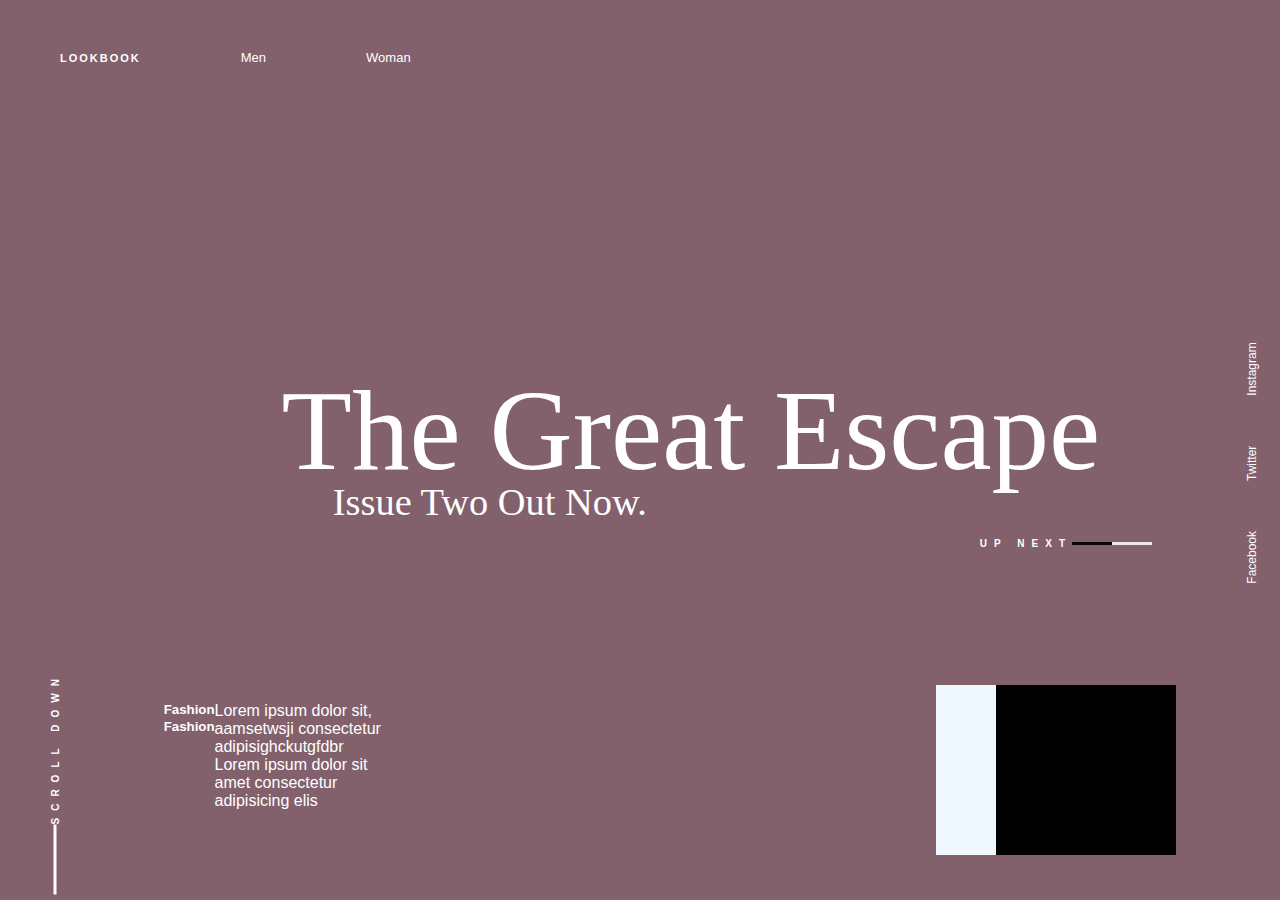
<file: Project_1/index.html>
<!DOCTYPE html>
<html lang="en">
<head>
    <meta charset="UTF-8">
    <meta name="viewport" content="width=device-width, initial-scale=1.0">
    <title>Template</title>
   
    <link rel="stylesheet" href="style.css">
    
    
</head>
<body>
    <div id="main">
        <div id="mtext">
            <h1>The Great Escape</h1>
            <h3>Issue Two Out Now.</h3>
        </div>

        <div id="NEXT">
            <h4>UP NEXT</h4>
            <div id="line1">
            </div>
            <div id="line2"></div>
            
        </div>

        <div id="left">
            <div id="nav">
                <h3>LOOKBOOK</h3>
                <a href="#">Men</a>
                <a href="#">Woman</a>
            </div>


            <div id="centreimg">
                <div id="text">
                    <div id="parts">
                        <h5>Fashion</h5>
                        <h5>Fashion</h5>
                    </div>
                    <div id="Para">
                        <p>Lorem ipsum dolor sit, aamsetwsji consectetur adipisighckutgfdbr <br>Lorem ipsum dolor sit amet consectetur adipisicing elis
                    </div>
                </div>
            </div>
            <div id="scroll">
                <div id="line">
                </div>
                <h4>Scroll Down</h4>
            </div>
        </div>

       

        <div id="centre">
            <div id="card">
                <div id="cicons">
                    <i class="ri-arrow-up-s-line"></i>
                    <i class="ri-arrow-down-s-line"></i>
                </div>
                <div id="cimage"></div>

            </div>
        </div>
        <div id="elements">
            <div id="relement">
                <i id="search" class="ri-search-line"></i>
                <div id="links">
                    <a href="#">Facebook</a>
                    <a href="#">Twitter</a>
                    <a href="#">Instagram</a>
                </div>
            </div>
        </div>
    </div>
</body>
</html>
</file>
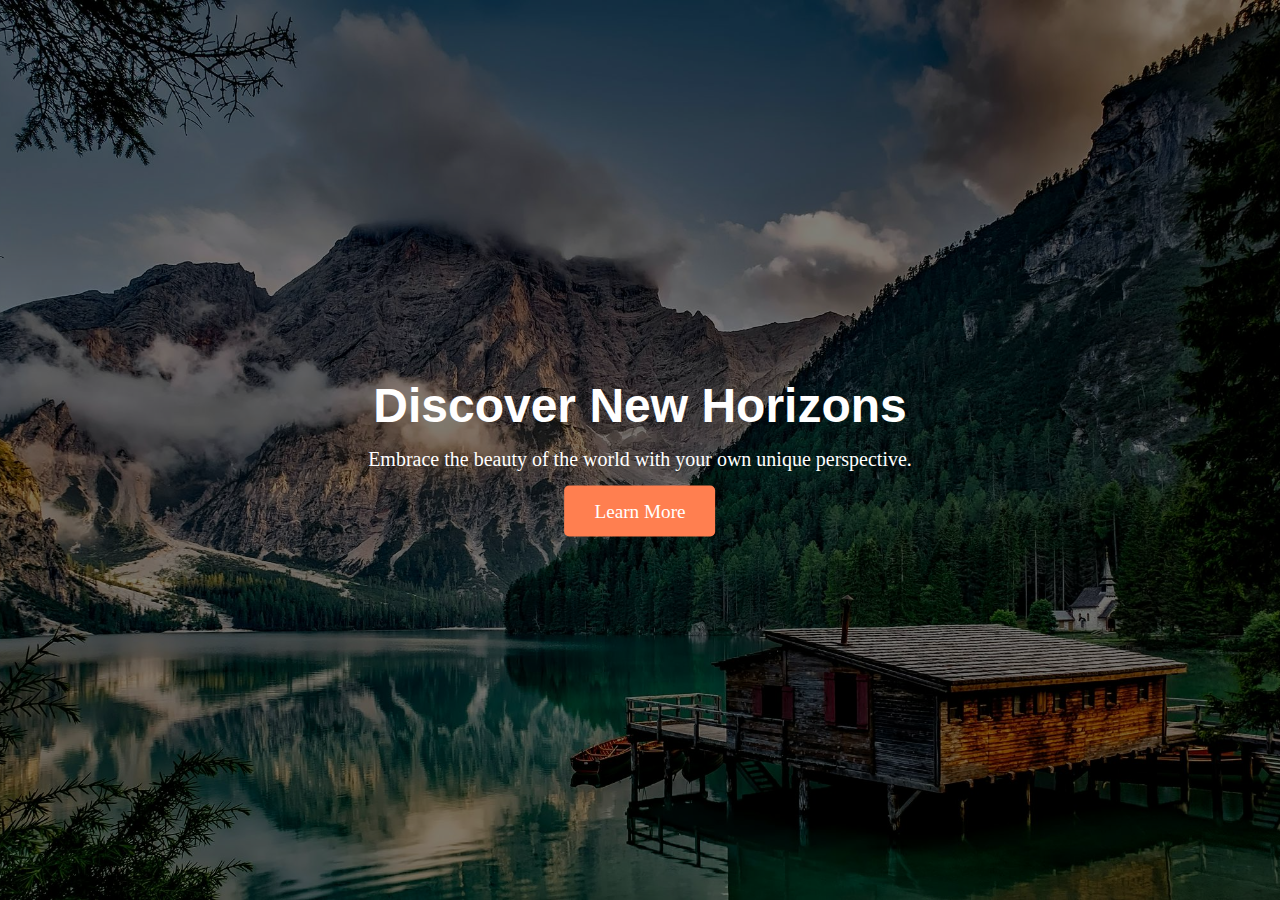
<file: index4.html>
<!DOCTYPE html>
<html lang="en">
<head>
    <meta charset="UTF-8">
    <meta name="viewport" content="width=device-width, initial-scale=1.0">
    <title>Background Image Template</title>
    <link rel="stylesheet" href="style4.css">
</head>
<body>
    
    <section class="hero">
        <div class="content">
            <h1>Discover New Horizons</h1>
            <p>Embrace the beauty of the world with your own unique perspective.</p>
            <a href="#" class="cta-button">Learn More</a>
        </div>
    </section>
</body>
</html>
</file>
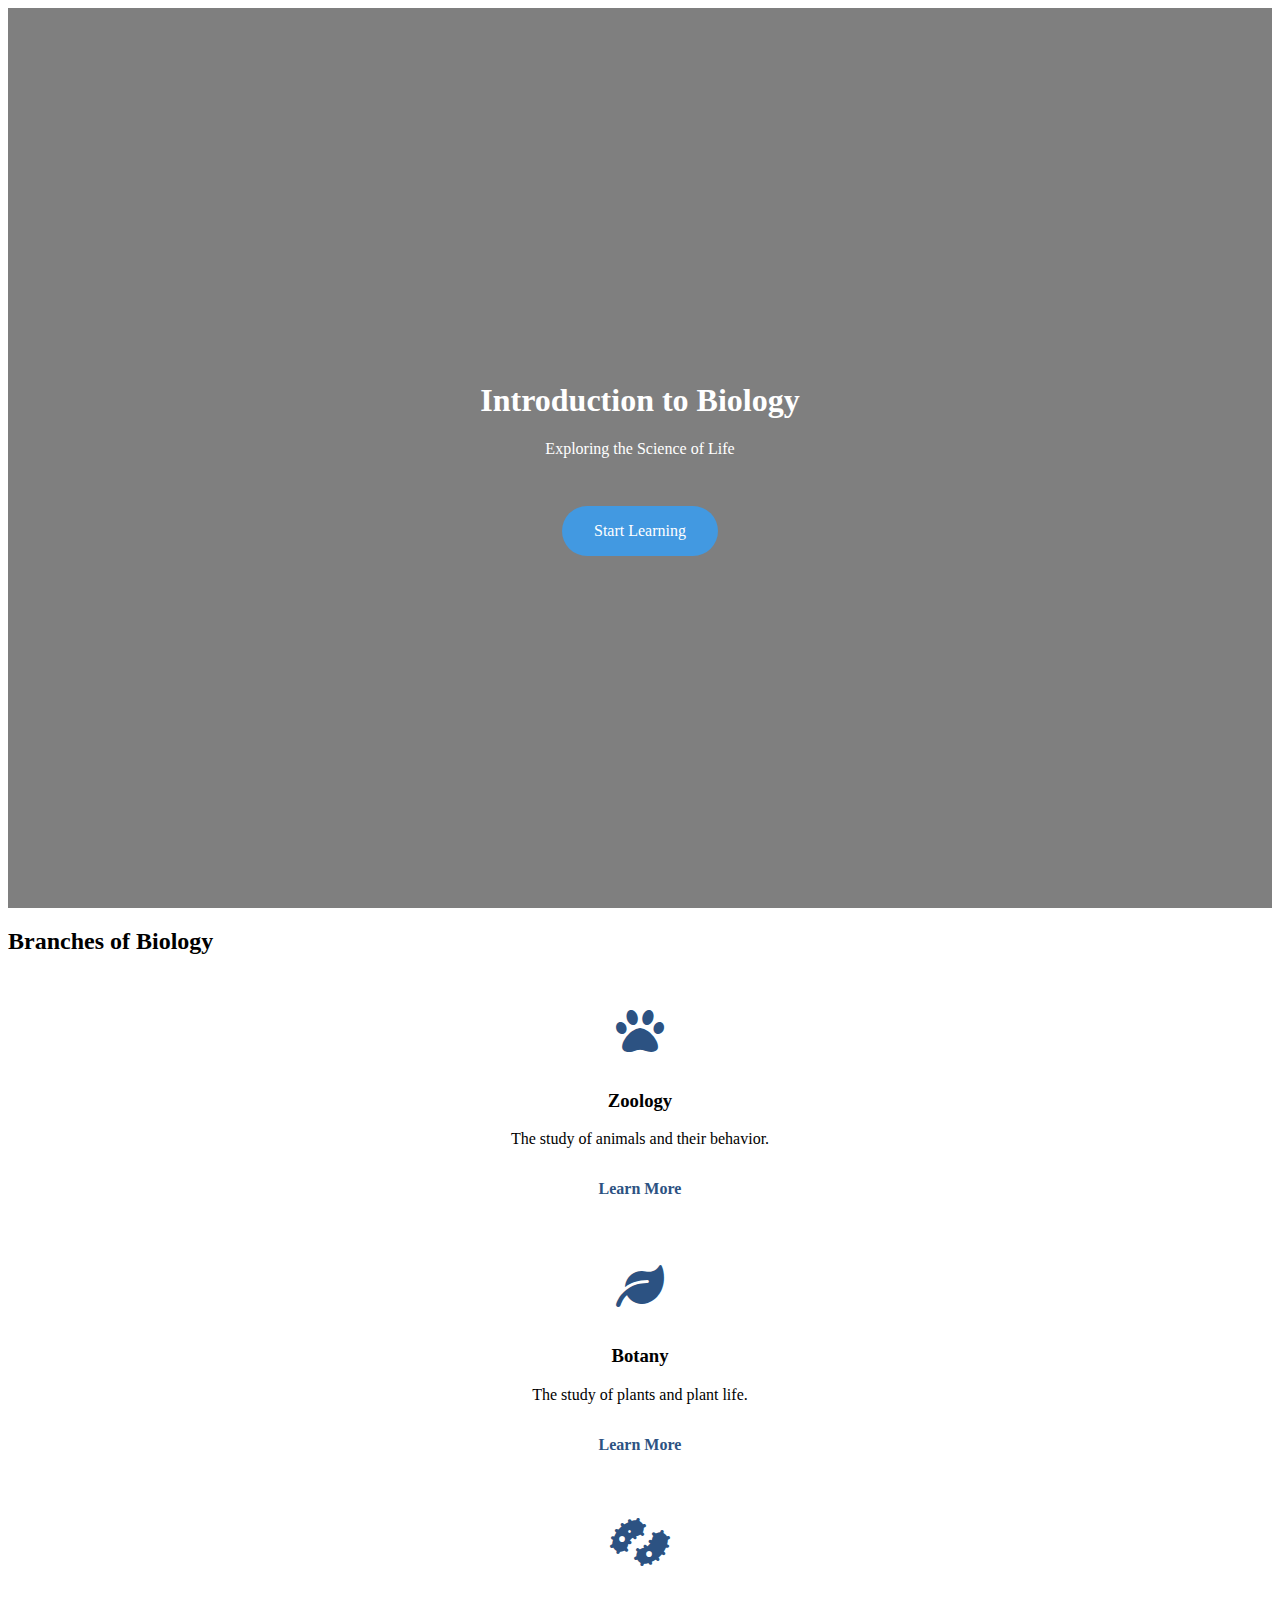
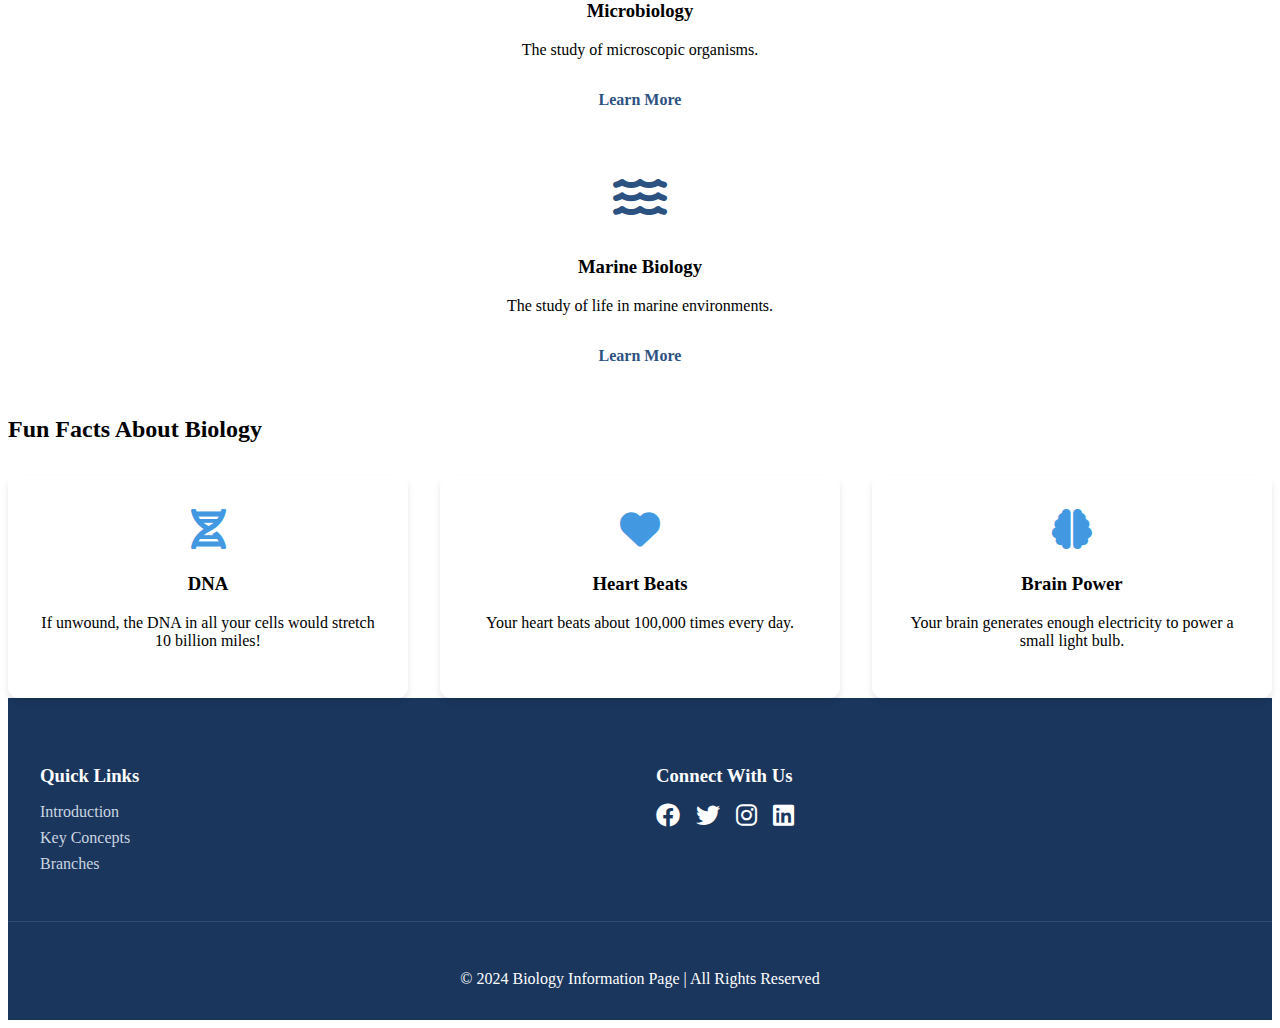
<file: index5.html>
<!DOCTYPE html>
<html lang="en">
<head>
    <meta charset="UTF-8">
    <meta name="viewport" content="width=device-width, initial-scale=1.0">
    <title>Biology Information</title>
    <link rel="stylesheet" href="style5.css">
    <link rel="stylesheet" href="https://cdnjs.cloudflare.com/ajax/libs/font-awesome/6.0.0/css/all.min.css">
</head>
<body>

    <header class="hero-header">
        <div class="hero-content">
            <h1>Introduction to Biology</h1>
            <p class="subtitle">Exploring the Science of Life</p>
            <a href="#intro" class="cta-button">Start Learning</a>
        </div>
        <div class="hero-overlay"></div>
    </header>

    <main>

        <section id="branches" class="biology-section">
            <h2>Branches of Biology</h2>
            <div class="branches-grid">
                <div class="branch-card">
                    <i class="fas fa-paw"></i>
                    <h3>Zoology</h3>
                    <p>The study of animals and their behavior.</p>
                    <a href="#" class="learn-more">Learn More</a>
                </div>
                <div class="branch-card">
                    <i class="fas fa-leaf"></i>
                    <h3>Botany</h3>
                    <p>The study of plants and plant life.</p>
                    <a href="#" class="learn-more">Learn More</a>
                </div>
                <div class="branch-card">
                    <i class="fas fa-bacteria"></i>
                    <h3>Microbiology</h3>
                    <p>The study of microscopic organisms.</p>
                    <a href="#" class="learn-more">Learn More</a>
                </div>
                <div class="branch-card">
                    <i class="fas fa-water"></i>
                    <h3>Marine Biology</h3>
                    <p>The study of life in marine environments.</p>
                    <a href="#" class="learn-more">Learn More</a>
                </div>
            </div>
        </section>

        <section id="fun-facts" class="biology-section">
            <h2>Fun Facts About Biology</h2>
            <div class="facts-container">
                <div class="fact-card">
                    <div class="fact-icon"><i class="fas fa-dna"></i></div>
                    <h3>DNA</h3>
                    <p>If unwound, the DNA in all your cells would stretch 10 billion miles!</p>
                </div>
                <div class="fact-card">
                    <div class="fact-icon"><i class="fas fa-heart"></i></div>
                    <h3>Heart Beats</h3>
                    <p>Your heart beats about 100,000 times every day.</p>
                </div>
                <div class="fact-card">
                    <div class="fact-icon"><i class="fas fa-brain"></i></div>
                    <h3>Brain Power</h3>
                    <p>Your brain generates enough electricity to power a small light bulb.</p>
                </div>
            </div>
        </section>

        </main>

    <footer class="enhanced-footer">
        <div class="footer-content">
            <div class="footer-section">
                <h3>Quick Links</h3>
                <ul>
                    <li><a href="#intro">Introduction</a></li>
                    <li><a href="#concepts">Key Concepts</a></li>
                    <li><a href="#branches">Branches</a></li>
                </ul>
            </div>
            <div class="footer-section">
                <h3>Connect With Us</h3>
                <div class="social-links">
                    <a href="#"><i class="fab fa-facebook"></i></a>
                    <a href="#"><i class="fab fa-twitter"></i></a>
                    <a href="#"><i class="fab fa-instagram"></i></a>
                    <a href="#"><i class="fab fa-linkedin"></i></a>
                </div>
            </div>
        </div>
        <div class="footer-bottom">
            <p>© 2024 Biology Information Page | All Rights Reserved</p>
        </div>
    </footer>
    
   <!-- <script src="script.js"></script> -->
</body>
</html>
</file>
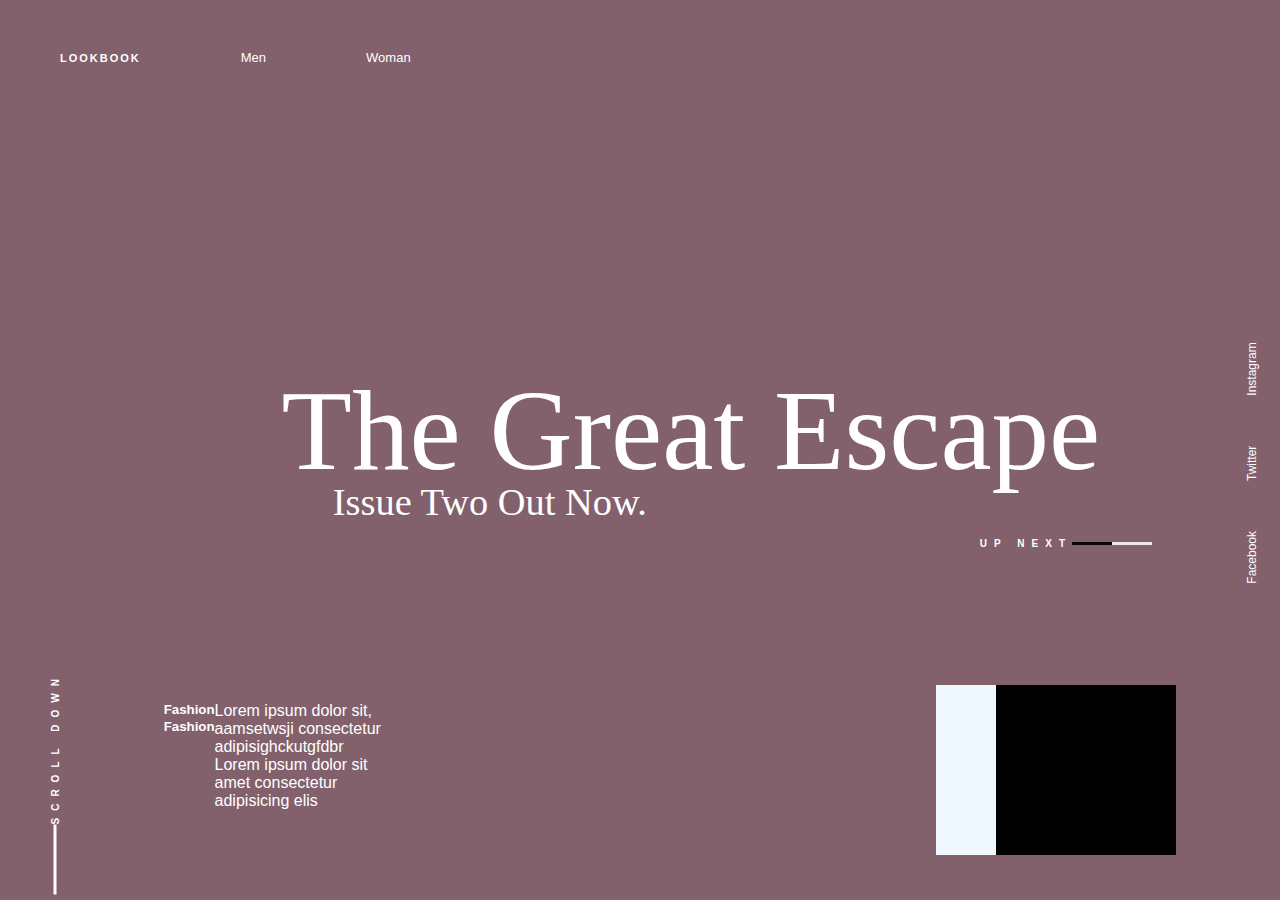
<file: index6.html>
<!DOCTYPE html>
<html lang="en">
<head>
    <meta charset="UTF-8">
    <meta name="viewport" content="width=device-width, initial-scale=1.0">
    <title>Template</title>
   
    <link rel="stylesheet" href="style6.css">
    
    
</head>
<body>
    <div id="main">
        <div id="mtext">
            <h1>The Great Escape</h1>
            <h3>Issue Two Out Now.</h3>
        </div>

        <div id="NEXT">
            <h4>UP NEXT</h4>
            <div id="line1">
            </div>
            <div id="line2"></div>
            
        </div>

        <div id="left">
            <div id="nav">
                <h3>LOOKBOOK</h3>
                <a href="#">Men</a>
                <a href="#">Woman</a>
            </div>


            <div id="centreimg">
                <div id="text">
                    <div id="parts">
                        <h5>Fashion</h5>
                        <h5>Fashion</h5>
                    </div>
                    <div id="Para">
                        <p>Lorem ipsum dolor sit, aamsetwsji consectetur adipisighckutgfdbr <br>Lorem ipsum dolor sit amet consectetur adipisicing elis
                    </div>
                </div>
            </div>
            <div id="scroll">
                <div id="line">
                </div>
                <h4>Scroll Down</h4>
            </div>
        </div>

       

        <div id="centre">
            <div id="card">
                <div id="cicons">
                    <i class="ri-arrow-up-s-line"></i>
                    <i class="ri-arrow-down-s-line"></i>
                </div>
                <div id="cimage"></div>

            </div>
        </div>
        <div id="elements">
            <div id="relement">
                <i id="search" class="ri-search-line"></i>
                <div id="links">
                    <a href="#">Facebook</a>
                    <a href="#">Twitter</a>
                    <a href="#">Instagram</a>
                </div>
            </div>
        </div>
    </div>
</body>
</html>
</file>
<file: Project_1/style.css>
*{
    padding: 0;
    margin: 0;
    box-sizing: border-box;
    font-family: 'Montserrat', sans-serif;
}


html,body{
    user-select: none;
    height: 100%;
    width: 100%;
}

#main{
    display: flex;
    height: 100%;
    width: 100%;
    background-color: #82616d;
}

#main #mtext{
    width: 100%;
    position: absolute;
    top: 50%;
    left: 47%;
    transform: translate(-25%,-50%);
    z-index: 2;
}
#mtext h1{
    line-height: 0.9;
    white-space: nowrap;
    font-size: 9vw;
    font-family:'voyage', handwriting;
    font-weight:lighter;
    color: White;
}
#mtext h3{
    margin-left: 4%;
    line-height: 1;
    user-select: none;
    white-space: nowrap;
    font-size: 3vw;
    font-family: 'Montserrat', handwriting;
    font-weight: normal;
    color: white;
}

#left{
    position: relative;
    width: 45%;
    height: 100%;
    overflow: hidden;
}
#nav{
    font-family: "Gilroy-Italic" , sans-serif;
    display: flex;
    width: 100%;
    padding: 50px 60px;
    gap: 100px;
    align-items: center;
}
#nav h3{
    font-family: 'Montserrat', sans-serif;
    font-weight: 700;
    font-size: 11px;
    letter-spacing: 2px;
    color: white;
}


#nav a{
    text-decoration: none;
    color: white;
    font-size: 13px;
}

#centreimg{
    position: absolute;
    top: 50%;
    left: 50%;
    transform: translate(-50%,-50%);
    width: 40%;
    height: 50%;
    background-image: url(https://images.unsplash.com/photo-1586351012965-861624544334?q=80&w=1974&auto=format&fit=crop&ixlib=rb-4.0.3&ixid=M3wxMjA3fDB8MHxwaG90by1wYWdlfHx8fGVufDB8fHx8fA%3D%3D);
    background-size: cover;
    background-position: center;
}
#centreimg #text{
    display: flex;
    position: absolute;
    width: 100%;
    color: white;
    bottom: -30%;
}

#text #parts{
    width: 30%;
}
#parts h5{
    margin-bottom: 2px;
    font-size: 400;
}

#text #para{
    width: 70%;
}
#para #p{
    line-height: 30px;
    font-size: 5px;
    font-weight: 300;
}
#scroll{
    position: absolute;
    display: flex;
    align-items: center;
    bottom: 0%;
    left: 10%;
    transform-origin: 0% 50%;
    transform: rotate(-90deg);
}

#scroll #line{
    width: 70px;
    height: 3px;
    background-color: white;
}
#scroll h4{
    letter-spacing: 7px;
    text-transform: uppercase;
    color: white;
    font-size: 10px;
}


#centre{
    position: relative;
    width: 50%;
    height: 100%;
    background-image: url(https://images.unsplash.com/photo-1631284440869-2aae12eebb6f?q=80&w=1974&auto=format&fit=crop&ixlib=rb-4.0.3&ixid=M3wxMjA3fDB8MHxwaG90by1wYWdlfHx8fGVufDB8fHx8fA%3D%3D);
    background-size: cover;
    background-position: center;
   
}

#NEXT{
    position: absolute;
    display: flex;
    align-items: center;
    bottom: 39%;
    right: 10%;
    transform-origin: 0% 50%;
    z-index: 2;
}
    


#NEXT #line1{
    width: 40px;
    height: 3px;
    background-color: rgb(8, 7, 7);
}
#NEXT #line2{
    width: 40px;
    height: 3px;
    background-color: rgb(238, 233, 233);
}
#NEXT h4{
    letter-spacing: 7px;
    text-transform: uppercase;
    color: white;
    font-size: 10px;
}

#centre #card{
    display: flex;
    width: 240px;
    height: 170px;
    background-color: black;
    position: absolute;
    bottom: 5%;
    right: -4%;
    z-index: 5;
}

#card #cicons{
    display: flex;
    flex-direction: column;
    justify-content: space-around;
    align-items: center;
    font-size: 800;
    font-weight: 800;
    height: 100%;
    width: 25%;
    background-color: aliceblue;

}

#card #cimage{
    height: 100%;
    width: 75%;
    background-image: url(https://plus.unsplash.com/premium_photo-1667680758306-bec4a3de4905?q=80&w=1974&auto=format&fit=crop&ixlib=rb-4.0.3&ixid=M3wxMjA3fDB8MHxwaG90by1wYWdlfHx8fGVufDB8fHx8fA%3D%3D);
    background-size: cover;
    background-position: center;
}

#elements{
    width: 10%;
    height: 100%;
    background-color:#82616d;

}

#elements #relement{
    display: flex;
    flex-direction: column;
    justify-content: space-between;
    align-items: center;
    padding: 20px 0;
    width: 155%;
    height: 70%;
    color: white;
}

#search{
    font-size: 25px;
    font-weight: 500;
}

#relement #links{   
    color: rgb(10, 0, 0);
    display: flex;
    gap: 50px;
    transform:translatey(-140px) rotate(270deg);
}

#links a{
    color: #fff;
    text-decoration: none;
    font-size: 12px;
    font-weight: 500;
}
</file>
<file: style4.css>
* {
    margin: 0;
    padding: 0;
    box-sizing: border-box;
}

.hero {
    height: 100vh;
    background-image: url('pexels-pixabay-147411.jpg'); 
    background-size: cover;
    background-position: center;
    position: relative; 
}

.hero::before {
    content: '';
    position: absolute;
    top: 0;
    left: 0;
    right: 0;
    bottom: 0;
    background: rgba(0, 0, 0, 0.5); 
}

.content {
    position: absolute;
    top: 50%;
    left: 50%;
    transform: translate(-50%, -50%);
    color: #fff;
    text-align: center;
}

.content h1 {
    font-size: 3rem;
    margin-bottom: 15px;
    font-family: 'Arial', sans-serif;
}

.content p {
    font-size: 1.25rem;
    margin-bottom: 30px;
}

.cta-button {
    padding: 15px 30px;
    background-color: #ff7f50;
    color: #fff;
    text-decoration: none;
    border-radius: 5px;
    font-size: 1.2rem;
    transition: background-color 0.3s;
}

.cta-button:hover {
    background-color: #ff6347;
}
</file>
<file: style5.css>
.hero-header {
    position: relative;
    height: 100vh;
    background-image: url('https://images.unsplash.com/photo-1532187863486-abf9dbad1b69');
    background-size: cover;
    background-position: center;
    display: flex;
    align-items: center;
    justify-content: center;
    text-align: center;
    color: white;
    margin-top: 0;
}

.hero-overlay {
    position: absolute;
    top: 0;
    left: 0;
    right: 0;
    bottom: 0;
    background: rgba(0, 0, 0, 0.5);
    z-index: 1;
}

.hero-content {
    position: relative;
    z-index: 2;
}

.cta-button {
    display: inline-block;
    padding: 1rem 2rem;
    background-color: #4299e1;
    color: white;
    text-decoration: none;
    border-radius: 30px;
    margin-top: 2rem;
    transition: transform 0.3s, background-color 0.3s;
}

.cta-button:hover {
    transform: translateY(-3px);
    background-color: #3182ce;
}

.branch-card {
    text-align: center;
    padding: 2rem;
}

.branch-card i {
    font-size: 3rem;
    color: #2c5282;
    margin-bottom: 1rem;
}

.learn-more {
    display: inline-block;
    margin-top: 1rem;
    color: #2c5282;
    text-decoration: none;
    font-weight: bold;
    transition: color 0.3s;
}

.learn-more:hover {
    color: #1a365d;
}

.facts-container {
    display: grid;
    grid-template-columns: repeat(auto-fit, minmax(250px, 1fr));
    gap: 2rem;
    margin-top: 2rem;
}

.fact-card {
    text-align: center;
    padding: 2rem;
    background: white;
    border-radius: 10px;
    box-shadow: 0 4px 6px rgba(0, 0, 0, 0.1);
    transition: transform 0.3s;
}

.fact-card:hover {
    transform: translateY(-10px);
}

.fact-icon {
    font-size: 2.5rem;
    color: #4299e1;
    margin-bottom: 1rem;
}

.enhanced-footer {
    background-color: #1a365d;
    color: white;
    padding: 3rem 0 1rem;
}

.footer-content {
    max-width: 1200px;
    margin: 0 auto;
    display: grid;
    grid-template-columns: repeat(auto-fit, minmax(200px, 1fr));
    gap: 2rem;
    padding: 0 2rem;
}

.footer-section h3 {
    color: white;
    margin-bottom: 1rem;
}

.footer-section ul {
    list-style: none;
    padding: 0;
}

.footer-section ul li {
    margin-bottom: 0.5rem;
}

.footer-section ul li a {
    color: #cbd5e0;
    text-decoration: none;
    transition: color 0.3s;
}

.footer-section ul li a:hover {
    color: white;
}

.social-links {
    display: flex;
    gap: 1rem;
}

.social-links a {
    color: white;
    font-size: 1.5rem;
    transition: color 0.3s;
}

.social-links a:hover {
    color: #4299e1;
}

.footer-bottom {
    text-align: center;
    padding-top: 2rem;
    margin-top: 2rem;
    border-top: 1px solid rgba(255, 255, 255, 0.1);
}

@media (max-width: 768px) {
    .hero-header {
        height: 70vh;
    }

    .footer-content {
        grid-template-columns: 1fr;
        text-align: center;
    }

    .social-links {
        justify-content: center;
    }
}
</file>
<file: style6.css>
*{
    padding: 0;
    margin: 0;
    box-sizing: border-box;
    font-family: 'Montserrat', sans-serif;
}


html,body{
    user-select: none;
    height: 100%;
    width: 100%;
}

#main{
    display: flex;
    height: 100%;
    width: 100%;
    background-color: #82616d;
}

#main #mtext{
    width: 100%;
    position: absolute;
    top: 50%;
    left: 47%;
    transform: translate(-25%,-50%);
    z-index: 2;
}
#mtext h1{
    line-height: 0.9;
    white-space: nowrap;
    font-size: 9vw;
    font-family:'voyage', handwriting;
    font-weight:lighter;
    color: White;
}
#mtext h3{
    margin-left: 4%;
    line-height: 1;
    user-select: none;
    white-space: nowrap;
    font-size: 3vw;
    font-family: 'Montserrat', handwriting;
    font-weight: normal;
    color: white;
}

#left{
    position: relative;
    width: 45%;
    height: 100%;
    overflow: hidden;
}
#nav{
    font-family: "Gilroy-Italic" , sans-serif;
    display: flex;
    width: 100%;
    padding: 50px 60px;
    gap: 100px;
    align-items: center;
}
#nav h3{
    font-family: 'Montserrat', sans-serif;
    font-weight: 700;
    font-size: 11px;
    letter-spacing: 2px;
    color: white;
}


#nav a{
    text-decoration: none;
    color: white;
    font-size: 13px;
}

#centreimg{
    position: absolute;
    top: 50%;
    left: 50%;
    transform: translate(-50%,-50%);
    width: 40%;
    height: 50%;
    background-image: url(https://images.unsplash.com/photo-1586351012965-861624544334?q=80&w=1974&auto=format&fit=crop&ixlib=rb-4.0.3&ixid=M3wxMjA3fDB8MHxwaG90by1wYWdlfHx8fGVufDB8fHx8fA%3D%3D);
    background-size: cover;
    background-position: center;
}
#centreimg #text{
    display: flex;
    position: absolute;
    width: 100%;
    color: white;
    bottom: -30%;
}

#text #parts{
    width: 30%;
}
#parts h5{
    margin-bottom: 2px;
    font-size: 400;
}

#text #para{
    width: 70%;
}
#para #p{
    line-height: 30px;
    font-size: 5px;
    font-weight: 300;
}
#scroll{
    position: absolute;
    display: flex;
    align-items: center;
    bottom: 0%;
    left: 10%;
    transform-origin: 0% 50%;
    transform: rotate(-90deg);
}

#scroll #line{
    width: 70px;
    height: 3px;
    background-color: white;
}
#scroll h4{
    letter-spacing: 7px;
    text-transform: uppercase;
    color: white;
    font-size: 10px;
}


#centre{
    position: relative;
    width: 50%;
    height: 100%;
    background-image: url(https://images.unsplash.com/photo-1631284440869-2aae12eebb6f?q=80&w=1974&auto=format&fit=crop&ixlib=rb-4.0.3&ixid=M3wxMjA3fDB8MHxwaG90by1wYWdlfHx8fGVufDB8fHx8fA%3D%3D);
    background-size: cover;
    background-position: center;
   
}

#NEXT{
    position: absolute;
    display: flex;
    align-items: center;
    bottom: 39%;
    right: 10%;
    transform-origin: 0% 50%;
    z-index: 2;
}
    


#NEXT #line1{
    width: 40px;
    height: 3px;
    background-color: rgb(8, 7, 7);
}
#NEXT #line2{
    width: 40px;
    height: 3px;
    background-color: rgb(238, 233, 233);
}
#NEXT h4{
    letter-spacing: 7px;
    text-transform: uppercase;
    color: white;
    font-size: 10px;
}

#centre #card{
    display: flex;
    width: 240px;
    height: 170px;
    background-color: black;
    position: absolute;
    bottom: 5%;
    right: -4%;
    z-index: 5;
}

#card #cicons{
    display: flex;
    flex-direction: column;
    justify-content: space-around;
    align-items: center;
    font-size: 800;
    font-weight: 800;
    height: 100%;
    width: 25%;
    background-color: aliceblue;

}

#card #cimage{
    height: 100%;
    width: 75%;
    background-image: url(https://plus.unsplash.com/premium_photo-1667680758306-bec4a3de4905?q=80&w=1974&auto=format&fit=crop&ixlib=rb-4.0.3&ixid=M3wxMjA3fDB8MHxwaG90by1wYWdlfHx8fGVufDB8fHx8fA%3D%3D);
    background-size: cover;
    background-position: center;
}

#elements{
    width: 10%;
    height: 100%;
    background-color:#82616d;

}

#elements #relement{
    display: flex;
    flex-direction: column;
    justify-content: space-between;
    align-items: center;
    padding: 20px 0;
    width: 155%;
    height: 70%;
    color: white;
}

#search{
    font-size: 25px;
    font-weight: 500;
}

#relement #links{   
    color: rgb(10, 0, 0);
    display: flex;
    gap: 50px;
    transform:translatey(-140px) rotate(270deg);
}

#links a{
    color: #fff;
    text-decoration: none;
    font-size: 12px;
    font-weight: 500;
}
</file>
